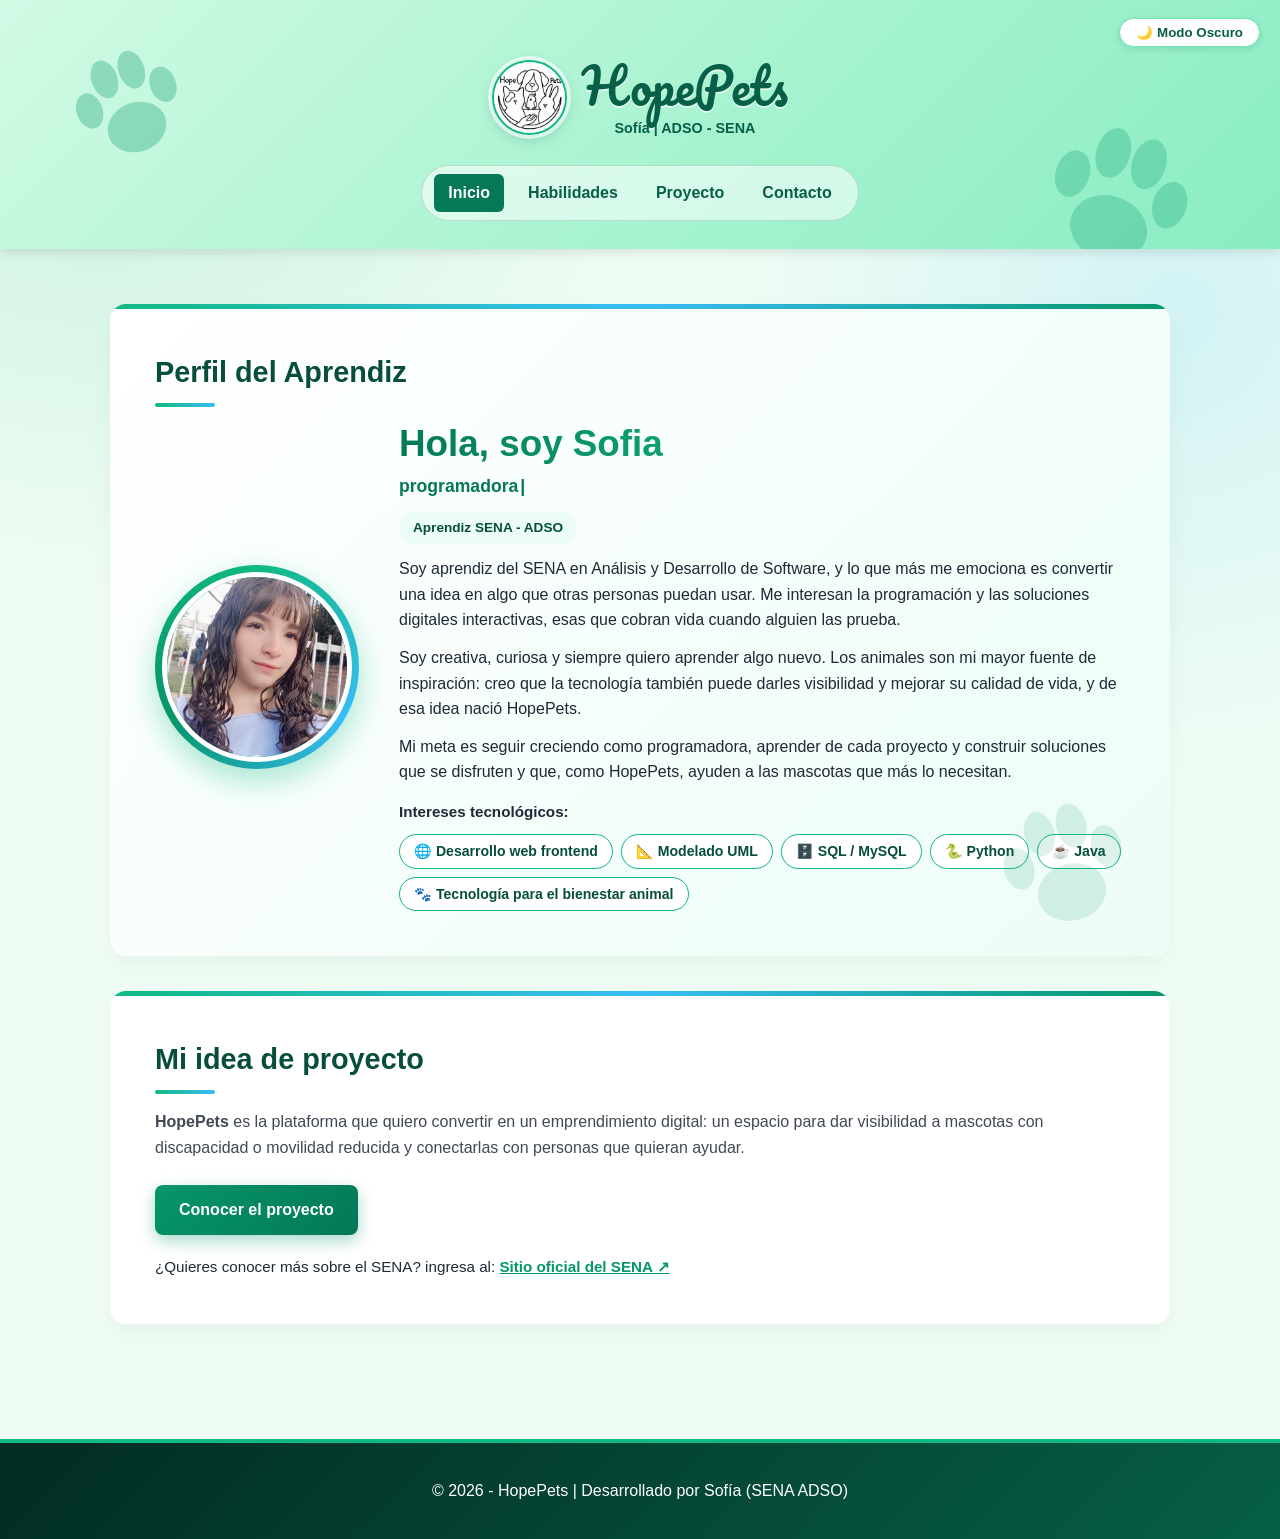
<file: index.html>
<!DOCTYPE html>
<html lang="es">
<head>
    <meta charset="UTF-8">
    <meta name="viewport" content="width=device-width, initial-scale=1.0">
    <title>Inicio | HopePets</title>
    <link rel="preconnect" href="https://fonts.googleapis.com">
    <link rel="preconnect" href="https://fonts.gstatic.com" crossorigin>
    <link href="https://fonts.googleapis.com/css2?family=Pacifico&display=swap" rel="stylesheet">
    <link rel="stylesheet" href="css/estilos.css">
</head>
<body data-theme="light">
    <!-- ENCABEZADO (Nombre del aprendiz, programa y menú de navegación) -->
    <header class="header-plataforma">
        <div class="barra-superior">
            <button id="btnTema" class="btn-tema" type="button" title="Cambiar tema claro/oscuro">🌙 Modo Oscuro</button>
        </div>
        <div class="header-content">
            <img src="img/logo-hopepets.png" alt="Logotipo HopePets" class="logo-plataforma">
            <div class="header-text">
                <h1>HopePets</h1>
                <p class="sena-tag">Sofía | ADSO - SENA</p>
            </div>
        </div>
        <nav aria-label="Menú principal">
            <a href="index.html" aria-current="page">Inicio</a>
            <a href="habilidades.html">Habilidades</a>
            <a href="proyecto.html">Proyecto</a>
            <a href="contacto.html">Contacto</a>
        </nav>
    </header>

    <main class="main-container">

        <!-- SECCIÓN DE PRESENTACIÓN (Fotografía, descripción, intereses tecnológicos) -->
        <section id="inicio" class="card-seccion hero">
            <h2>Perfil del Aprendiz</h2>
            <div class="presentacion-grid">
                <div class="avatar-container">
                    <img src="img/mi-foto.png" alt="Fotografía de Sofía" class="foto-perfil">
                </div>
                <div class="info-container">
                    <h3 id="tituloPrincipal">Hola, soy Sofia</h3>
                    <p class="rol-linea"><span id="rolAnimado">programadora en formación</span></p>
                    <span class="badge-sena">Aprendiz SENA - ADSO</span>
                    <p>
                        Soy aprendiz del SENA en Análisis y Desarrollo de Software, y lo que más me emociona es
                        convertir una idea en algo que otras personas puedan usar. Me interesan la programación y las
                        soluciones digitales interactivas, esas que cobran vida cuando alguien las prueba.
                    </p>
                    <p>
                        Soy creativa, curiosa y siempre quiero aprender algo nuevo. Los animales son mi mayor fuente de
                        inspiración: creo que la tecnología también puede darles visibilidad y mejorar su calidad de vida,
                        y de esa idea nació HopePets.
                    </p>
                    <p>
                        Mi meta es seguir creciendo como programadora, aprender de cada proyecto y construir soluciones
                        que se disfruten y que, como HopePets, ayuden a las mascotas que más lo necesitan.
                    </p>
                    <div class="intereses-tec">
                        <strong>Intereses tecnológicos:</strong>
                        <ul class="chips">
                            <li>🌐 Desarrollo web frontend</li>
                            <li>📐 Modelado UML</li>
                            <li>🗄️ SQL / MySQL</li>
                            <li>🐍 Python</li>
                            <li>☕ Java</li>
                            <li>🐾 Tecnología para el bienestar animal</li>
                        </ul>
                    </div>
                </div>
            </div>
        </section>

        <section class="card-seccion">
            <h2>Mi idea de proyecto</h2>
            <p class="subtitulo-seccion">
                <strong>HopePets</strong> es la plataforma que quiero convertir en un emprendimiento digital: un espacio para dar
                visibilidad a mascotas con discapacidad o movilidad reducida y conectarlas con personas que quieran ayudar.
            </p>
            <a href="proyecto.html" class="btn-verde">Conocer el proyecto</a>
            <p class="nota-enlace">
                ¿Quieres conocer más sobre el SENA? ingresa  al: <a href="https://www.sena.edu.co" target="_blank" rel="noopener noreferrer">Sitio oficial del SENA ↗</a>
            </p>
        </section>
    </main>

    <footer>
        <p>© 2026 - HopePets | Desarrollado por Sofía (SENA ADSO)</p>
    </footer>

    <script src="js/script.js"></script>
</body>
</html>

    <script src="js/script.js"></script>
</body>
</html>
</file>
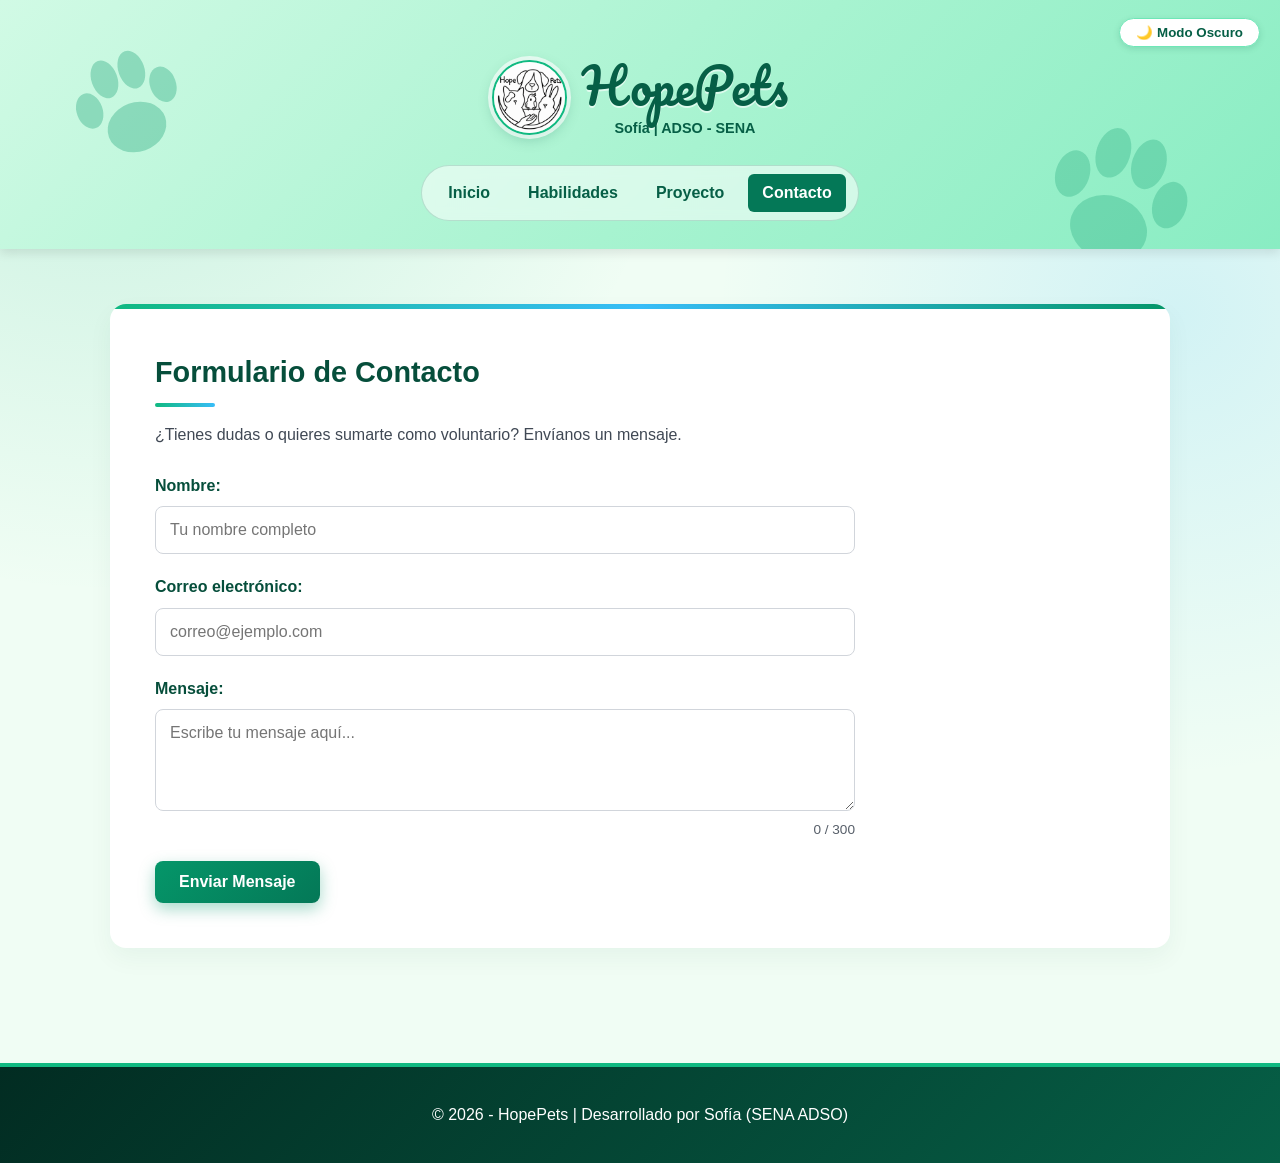
<file: contacto.html>
<!DOCTYPE html>
<html lang="es">
<head>
    <meta charset="UTF-8">
    <meta name="viewport" content="width=device-width, initial-scale=1.0">
    <title>Contacto | HopePets</title>
    <link rel="preconnect" href="https://fonts.googleapis.com">
    <link rel="preconnect" href="https://fonts.gstatic.com" crossorigin>
    <link href="https://fonts.googleapis.com/css2?family=Pacifico&display=swap" rel="stylesheet">
    <link rel="stylesheet" href="css/estilos.css">
</head>
<body data-theme="light">
    <!-- ENCABEZADO (Nombre del aprendiz, programa y menú de navegación) -->
    <header class="header-plataforma">
        <div class="barra-superior">
            <button id="btnTema" class="btn-tema" type="button" title="Cambiar tema claro/oscuro">🌙 Modo Oscuro</button>
        </div>
        <div class="header-content">
            <img src="img/logo-hopepets.png" alt="Logotipo HopePets" class="logo-plataforma">
            <div class="header-text">
                <h1>HopePets</h1>
                <p class="sena-tag">Sofía | ADSO - SENA</p>
            </div>
        </div>
        <nav aria-label="Menú principal">
            <a href="index.html">Inicio</a>
            <a href="habilidades.html">Habilidades</a>
            <a href="proyecto.html">Proyecto</a>
            <a href="contacto.html" aria-current="page">Contacto</a>
        </nav>
    </header>

    <main class="main-container">

        <!-- SECCIÓN DE CONTACTO (Nombre, correo, mensaje y botón enviar) -->
        <section id="contacto" class="card-seccion">
            <h2>Formulario de Contacto</h2>
            <p class="subtitulo-seccion">¿Tienes dudas o quieres sumarte como voluntario? Envíanos un mensaje.</p>

            <form id="formContacto" class="formulario-estilizado" novalidate>
                <div class="grupo-input">
                    <label for="nombre">Nombre:</label>
                    <input type="text" id="nombre" name="nombre" placeholder="Tu nombre completo" autocomplete="name" required>
                </div>

                <div class="grupo-input">
                    <label for="correo">Correo electrónico:</label>
                    <input type="email" id="correo" name="correo" placeholder="correo@ejemplo.com" autocomplete="email" required>
                </div>

                <div class="grupo-input">
                    <label for="mensaje">Mensaje:</label>
                    <textarea id="mensaje" name="mensaje" rows="4" maxlength="300" placeholder="Escribe tu mensaje aquí..." required></textarea>
                    <span id="contadorMensaje" class="contador">0 / 300</span>
                </div>

                <button type="submit" class="btn-verde btn-enviar">Enviar Mensaje</button>
                <p id="errorMensaje" class="texto-error" role="alert" hidden></p>
                <p id="exitoMensaje" class="texto-exito" role="status" hidden></p>
            </form>
        </section>
    </main>

    <footer>
        <p>© 2026 - HopePets | Desarrollado por Sofía (SENA ADSO)</p>
    </footer>

    <script src="js/script.js"></script>
</body>
</html>
</file>
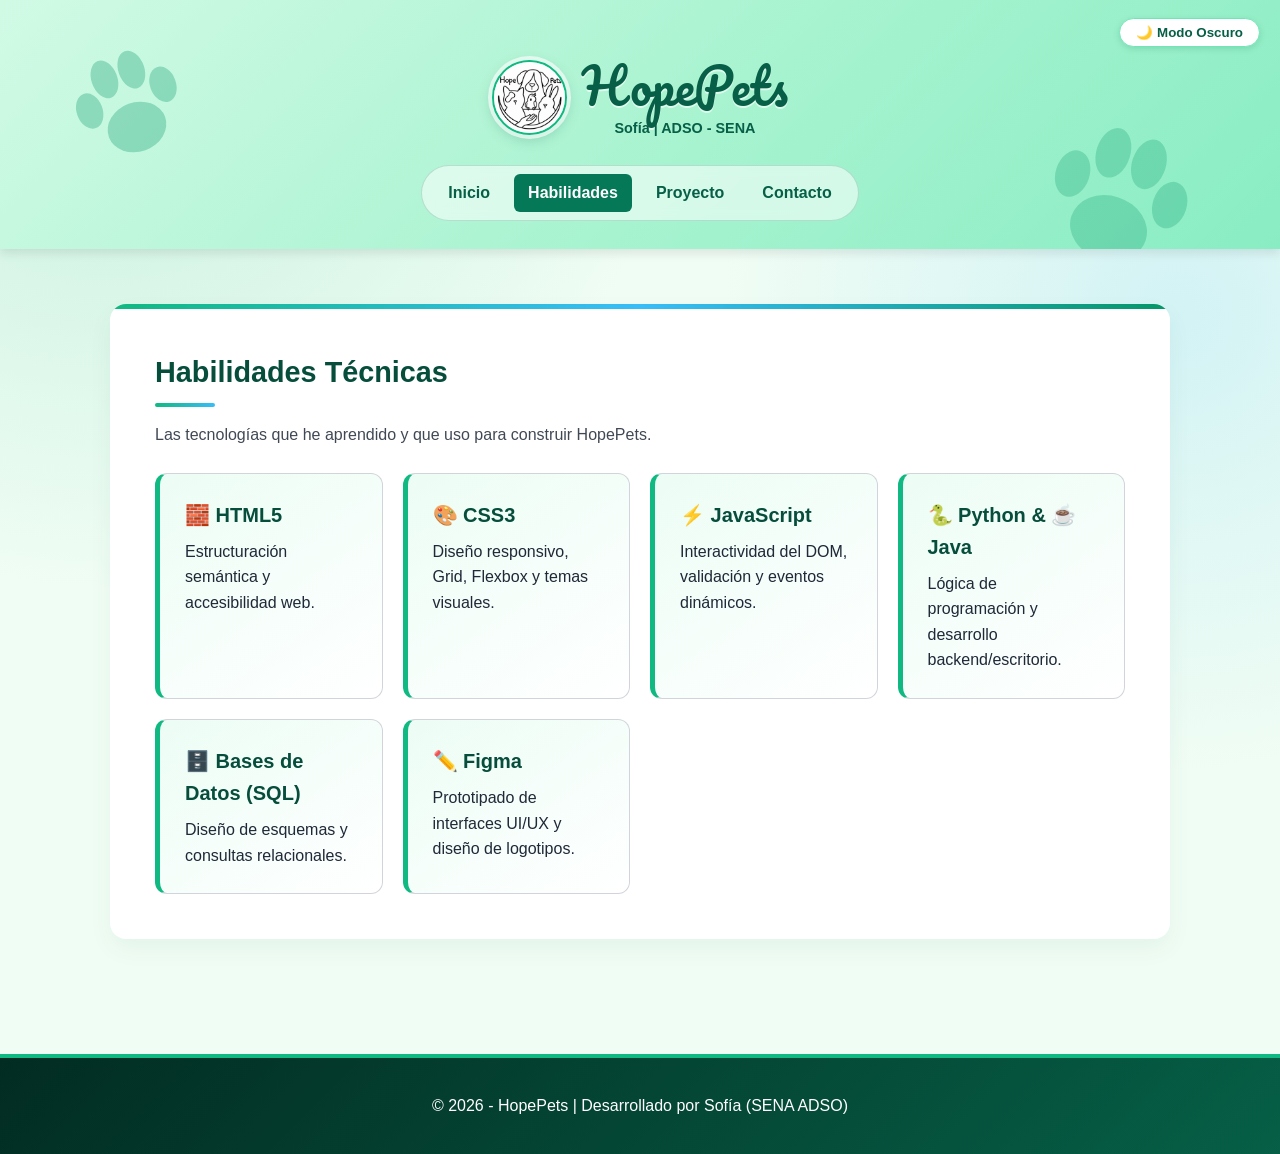
<file: habilidades.html>
<!DOCTYPE html>
<html lang="es">
<head>
    <meta charset="UTF-8">
    <meta name="viewport" content="width=device-width, initial-scale=1.0">
    <title>Habilidades | HopePets</title>
    <link rel="preconnect" href="https://fonts.googleapis.com">
    <link rel="preconnect" href="https://fonts.gstatic.com" crossorigin>
    <link href="https://fonts.googleapis.com/css2?family=Pacifico&display=swap" rel="stylesheet">
    <link rel="stylesheet" href="css/estilos.css">
</head>
<body data-theme="light">
    <!-- ENCABEZADO (Nombre del aprendiz, programa y menú de navegación) -->
    <header class="header-plataforma">
        <div class="barra-superior">
            <button id="btnTema" class="btn-tema" type="button" title="Cambiar tema claro/oscuro">🌙 Modo Oscuro</button>
        </div>
        <div class="header-content">
            <img src="img/logo-hopepets.png" alt="Logotipo HopePets" class="logo-plataforma">
            <div class="header-text">
                <h1>HopePets</h1>
                <p class="sena-tag">Sofía | ADSO - SENA</p>
            </div>
        </div>
        <nav aria-label="Menú principal">
            <a href="index.html">Inicio</a>
            <a href="habilidades.html" aria-current="page">Habilidades</a>
            <a href="proyecto.html">Proyecto</a>
            <a href="contacto.html">Contacto</a>
        </nav>
    </header>

    <main class="main-container">

        <!-- SECCIÓN DE HABILIDADES (HTML, CSS, JavaScript y otras) -->
        <section id="habilidades" class="card-seccion">
            <h2>Habilidades Técnicas</h2>
            <p class="subtitulo-seccion">Las tecnologías que he aprendido y que uso para construir HopePets.</p>
            <div class="skills-grid">
                <article class="skill-card">
                    <h3>🧱 HTML5</h3>
                    <p>Estructuración semántica y accesibilidad web.</p>
                </article>
                <article class="skill-card">
                    <h3>🎨 CSS3</h3>
                    <p>Diseño responsivo, Grid, Flexbox y temas visuales.</p>
                </article>
                <article class="skill-card">
                    <h3>⚡ JavaScript</h3>
                    <p>Interactividad del DOM, validación y eventos dinámicos.</p>
                </article>
                <article class="skill-card">
                    <h3>🐍 Python &amp; ☕ Java</h3>
                    <p>Lógica de programación y desarrollo backend/escritorio.</p>
                </article>
                <article class="skill-card">
                    <h3>🗄️ Bases de Datos (SQL)</h3>
                    <p>Diseño de esquemas y consultas relacionales.</p>
                </article>
                <article class="skill-card">
                    <h3>✏️ Figma</h3>
                    <p>Prototipado de interfaces UI/UX y diseño de logotipos.</p>
                </article>
            </div>
        </section>
    </main>

    <footer>
        <p>© 2026 - HopePets | Desarrollado por Sofía (SENA ADSO)</p>
    </footer>

    <script src="js/script.js"></script>
</body>
</html>
</file>
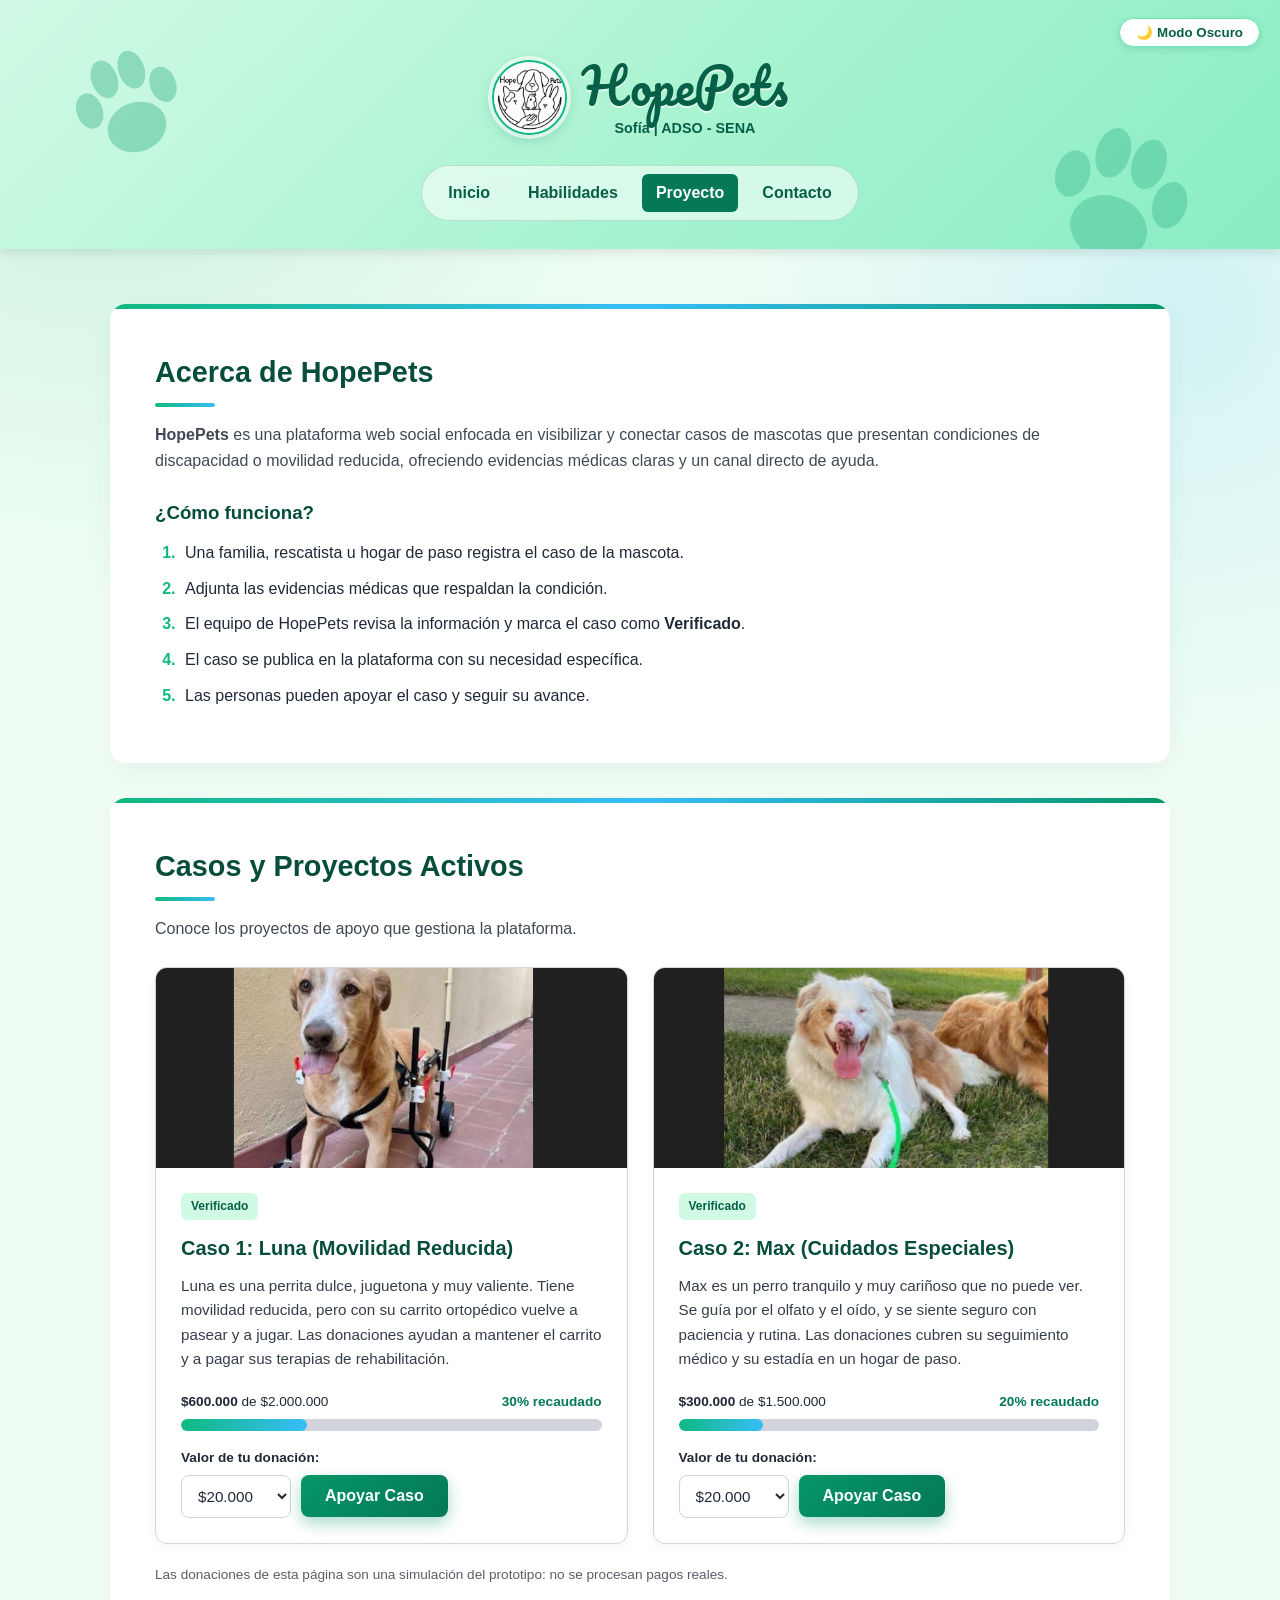
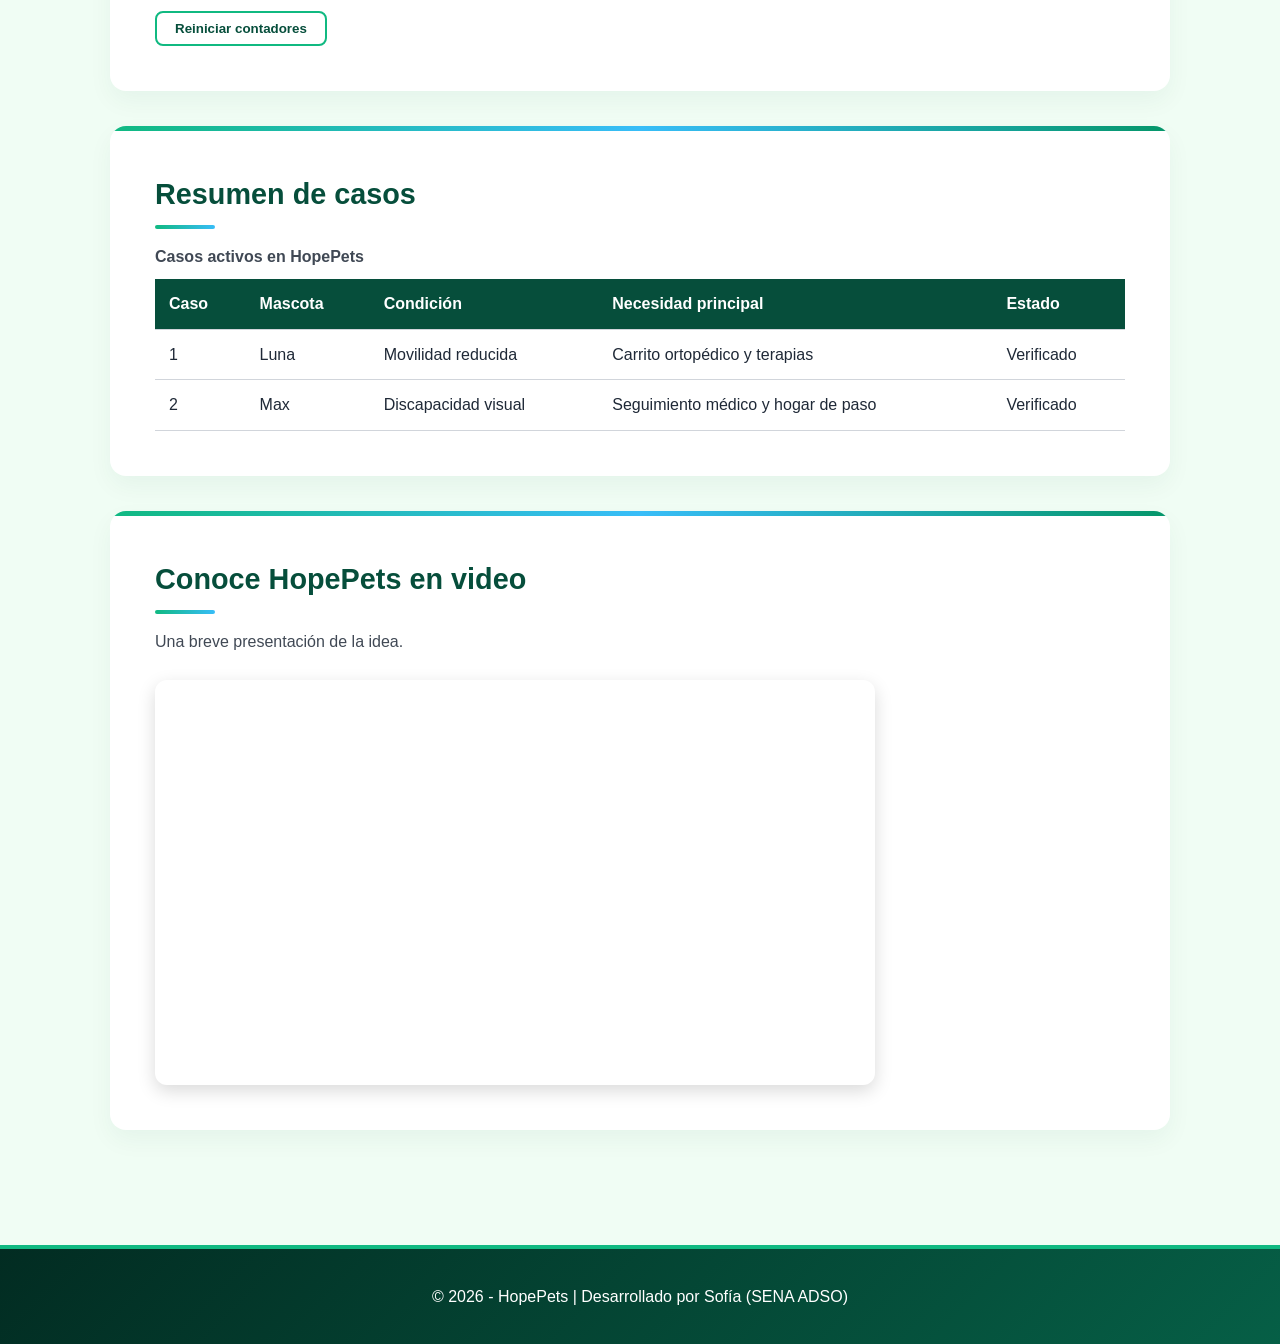
<file: proyecto.html>
<!DOCTYPE html>
<html lang="es">
<head>
    <meta charset="UTF-8">
    <meta name="viewport" content="width=device-width, initial-scale=1.0">
    <title>Proyecto | HopePets</title>
    <link rel="preconnect" href="https://fonts.googleapis.com">
    <link rel="preconnect" href="https://fonts.gstatic.com" crossorigin>
    <link href="https://fonts.googleapis.com/css2?family=Pacifico&display=swap" rel="stylesheet">
    <link rel="stylesheet" href="css/estilos.css">
</head>
<body data-theme="light">
    <!-- ENCABEZADO (Nombre del aprendiz, programa y menú de navegación) -->
    <header class="header-plataforma">
        <div class="barra-superior">
            <button id="btnTema" class="btn-tema" type="button" title="Cambiar tema claro/oscuro">🌙 Modo Oscuro</button>
        </div>
        <div class="header-content">
            <img src="img/logo-hopepets.png" alt="Logotipo HopePets" class="logo-plataforma">
            <div class="header-text">
                <h1>HopePets</h1>
                <p class="sena-tag">Sofía | ADSO - SENA</p>
            </div>
        </div>
        <nav aria-label="Menú principal">
            <a href="index.html">Inicio</a>
            <a href="habilidades.html">Habilidades</a>
            <a href="proyecto.html" aria-current="page">Proyecto</a>
            <a href="contacto.html">Contacto</a>
        </nav>
    </header>

    <main class="main-container">

        <!-- SECCIÓN DEL PROYECTO PERSONAL -->
        <section id="mision-plataforma" class="card-seccion">
            <h2>Acerca de HopePets</h2>
            <p class="subtitulo-seccion">
                <strong>HopePets</strong> es una plataforma web social enfocada en visibilizar y conectar casos de mascotas
                que presentan condiciones de discapacidad o movilidad reducida, ofreciendo evidencias médicas claras y un canal directo de ayuda.
            </p>

            <h3 class="subtitulo-lista">¿Cómo funciona?</h3>
            <!-- LISTA ORDENADA -->
            <ol class="lista-pasos">
                <li>Una familia, rescatista u hogar de paso registra el caso de la mascota.</li>
                <li>Adjunta las evidencias médicas que respaldan la condición.</li>
                <li>El equipo de HopePets revisa la información y marca el caso como <strong>Verificado</strong>.</li>
                <li>El caso se publica en la plataforma con su necesidad específica.</li>
                <li>Las personas pueden apoyar el caso y seguir su avance.</li>
            </ol>
        </section>

        <section id="proyectos" class="card-seccion">
            <h2>Casos y Proyectos Activos</h2>
            <p class="subtitulo-seccion">Conoce los proyectos de apoyo que gestiona la plataforma.</p>

            <div class="grid-tarjetas">
                <article class="tarjeta-mascota">
                    <img src="img/luna.png" alt="Luna, perrita con movilidad reducida">
                    <div class="contenido-tarjeta">
                        <span class="badge-medico">Verificado</span>
                        <h3>Caso 1: Luna (Movilidad Reducida)</h3>
                        <p>Luna es una perrita dulce, juguetona y muy valiente. Tiene movilidad reducida, pero con su carrito ortopédico vuelve a pasear y a jugar. Las donaciones ayudan a mantener el carrito y a pagar sus terapias de rehabilitación.</p>
                        <div class="apoyo">
                            <div class="apoyo-info">
                                <span><strong class="apoyo-recaudado">$600.000</strong> de $2.000.000</span>
                                <span class="apoyo-pct">30% recaudado</span>
                            </div>
                            <div class="barra" role="progressbar" aria-label="Porcentaje recaudado para Luna" aria-valuemin="0" aria-valuemax="100" aria-valuenow="30">
                                <div class="barra-relleno" style="width: 30%"></div>
                            </div>
                        </div>
                        <div class="donacion">
                            <label class="donacion-label" for="monto-luna">Valor de tu donación:</label>
                            <div class="donacion-fila">
                                <select id="monto-luna" class="select-monto">
                                    <option value="10000">$10.000</option>
                                    <option value="20000" selected>$20.000</option>
                                    <option value="50000">$50.000</option>
                                    <option value="100000">$100.000</option>
                                </select>
                                <button type="button" class="btn-verde btn-apoyar" data-caso="Luna" data-meta="2000000" data-inicial="600000">Apoyar Caso</button>
                            </div>
                        </div>
                    </div>
                </article>

                <article class="tarjeta-mascota">
                    <img src="img/max.png" alt="Max, perro con discapacidad visual">
                    <div class="contenido-tarjeta">
                        <span class="badge-medico">Verificado</span>
                        <h3>Caso 2: Max (Cuidados Especiales)</h3>
                        <p>Max es un perro tranquilo y muy cariñoso que no puede ver. Se guía por el olfato y el oído, y se siente seguro con paciencia y rutina. Las donaciones cubren su seguimiento médico y su estadía en un hogar de paso.</p>
                        <div class="apoyo">
                            <div class="apoyo-info">
                                <span><strong class="apoyo-recaudado">$300.000</strong> de $1.500.000</span>
                                <span class="apoyo-pct">20% recaudado</span>
                            </div>
                            <div class="barra" role="progressbar" aria-label="Porcentaje recaudado para Max" aria-valuemin="0" aria-valuemax="100" aria-valuenow="20">
                                <div class="barra-relleno" style="width: 20%"></div>
                            </div>
                        </div>
                        <div class="donacion">
                            <label class="donacion-label" for="monto-max">Valor de tu donación:</label>
                            <div class="donacion-fila">
                                <select id="monto-max" class="select-monto">
                                    <option value="10000">$10.000</option>
                                    <option value="20000" selected>$20.000</option>
                                    <option value="50000">$50.000</option>
                                    <option value="100000">$100.000</option>
                                </select>
                                <button type="button" class="btn-verde btn-apoyar" data-caso="Max" data-meta="1500000" data-inicial="300000">Apoyar Caso</button>
                            </div>
                        </div>
                    </div>
                </article>
            </div>
            <p class="nota-simulacion">Las donaciones de esta página son una simulación del prototipo: no se procesan pagos reales.</p>
            <p class="reiniciar-contenedor">
                <button id="btnReiniciar" type="button" class="btn-secundario">Reiniciar contadores</button>
            </p>
        </section>

        <section class="card-seccion">
            <h2>Resumen de casos</h2>
            <!-- TABLA -->
            <div class="tabla-contenedor">
                <table class="tabla-casos">
                    <caption>Casos activos en HopePets</caption>
                    <thead>
                        <tr>
                            <th scope="col">Caso</th>
                            <th scope="col">Mascota</th>
                            <th scope="col">Condición</th>
                            <th scope="col">Necesidad principal</th>
                            <th scope="col">Estado</th>
                        </tr>
                    </thead>
                    <tbody>
                        <tr>
                            <td>1</td>
                            <td>Luna</td>
                            <td>Movilidad reducida</td>
                            <td>Carrito ortopédico y terapias</td>
                            <td>Verificado</td>
                        </tr>
                        <tr>
                            <td>2</td>
                            <td>Max</td>
                            <td>Discapacidad visual</td>
                            <td>Seguimiento médico y hogar de paso</td>
                            <td>Verificado</td>
                        </tr>
                    </tbody>
                </table>
            </div>
        </section>
        
            <section class="card-seccion">
    <h2>Conoce HopePets en video</h2>
    <p class="subtitulo-seccion">Una breve presentación de la idea.</p>

    <div class="video-embed">
        <iframe src="https://www.youtube.com/embed/TiTalBB_6ts"
                title="Presentación de HopePets"
                allow="accelerometer; autoplay; clipboard-write; encrypted-media; gyroscope; picture-in-picture"
                allowfullscreen></iframe>
    </div>
</section>
        </section>
    </main>

    <footer>
        <p>© 2026 - HopePets | Desarrollado por Sofía (SENA ADSO)</p>
    </footer>

    <script src="js/script.js"></script>
</body>
</html>
    <script src="js/script.js"></script>
</body>
</html>
</file>
<file: css/estilos.css>
:root {
    --verde-oscuro: #064E3B;
    --verde-principal: #10B981;
    --verde-claro: #ECFDF5;
    --verde-hover: #059669;
    --texto-principal: #1F2937;
    --fondo-pagina: #F0FDF4;
    --superficie: #FFFFFF;      /* fondo de tarjetas, inputs y secciones */
    --gris-borde: #D1D5DB;
}

/* Variables para Modo Oscuro */
[data-theme="dark"] {
    --verde-oscuro: #022C22;
    --verde-principal: #059669;
    --verde-claro: #064E3B;
    --texto-principal: #F3F4F6;
    --fondo-pagina: #111827;
    --superficie: #1F2937;
    --gris-borde: #374151;
}

* {
    box-sizing: border-box;
    margin: 0;
    padding: 0;
}

body {
    font-family: 'Segoe UI', Tahoma, Geneva, Verdana, sans-serif;
    background-color: var(--fondo-pagina);
    color: var(--texto-principal);
    line-height: 1.6;
    transition: background-color 0.3s, color 0.3s;
}

/* ---------- ENCABEZADO Y MENÚ ---------- */
.header-plataforma {
    background-color: var(--verde-oscuro);
    color: #FFFFFF;
    padding: 25px 20px;
    text-align: center;
    box-shadow: 0 4px 10px rgba(0, 0, 0, 0.1);
}

.header-content {
    display: flex;
    align-items: center;
    justify-content: center;
    gap: 15px;
    margin-bottom: 15px;
    flex-wrap: wrap;
}

.logo-plataforma {
    width: 65px;
    height: 65px;
    border-radius: 50%;
    object-fit: cover;
    background-color: white;
    border: 2px solid var(--verde-principal);
}

.header-text h1 {
    font-size: 2.2rem;
    letter-spacing: 1px;
}

.sena-tag {
    font-size: 0.9rem;
    color: #A7F3D0;
}

nav {
    display: flex;
    justify-content: center;
    align-items: center;
    gap: 10px;
    flex-wrap: wrap;
    margin-top: 10px;
}

nav a {
    color: #FFFFFF;
    text-decoration: none;
    font-weight: 600;
    padding: 6px 14px;
    border-radius: 6px;
    transition: background-color 0.3s, color 0.3s;
}

nav a:hover {
    background-color: rgba(255, 255, 255, 0.12);
    color: #6EE7B7;
}

/* Página actual resaltada en el menú */
nav a[aria-current="page"] {
    background-color: var(--verde-principal);
    color: #FFFFFF;
}

.btn-tema {
    background: transparent;
    border: 1px solid #FFFFFF;
    color: #FFFFFF;
    padding: 6px 12px;
    border-radius: 6px;
    cursor: pointer;
    font-weight: 600;
    transition: background 0.3s;
}

.btn-tema:hover {
    background: rgba(255, 255, 255, 0.2);
}

a:focus-visible,
button:focus-visible,
input:focus-visible,
textarea:focus-visible {
    outline: 3px solid #0EA5E9;
    outline-offset: 2px;
}

/* ---------- CONTENIDO ---------- */
.main-container {
    max-width: 1100px;
    margin: 0 auto;
    padding: 20px;
    min-height: 60vh;
}

.card-seccion {
    margin: 35px 0;
    padding: 45px;
    background-color: var(--superficie);
    border-radius: 16px;
    box-shadow: 0 10px 25px rgba(6, 78, 59, 0.05);
    border-top: 5px solid var(--verde-principal);
    transition: background-color 0.3s;
}

h2 {
    color: var(--verde-oscuro);
    margin-bottom: 15px;
    font-size: 1.8rem;
}

[data-theme="dark"] h2 {
    color: #34D399;
}

.subtitulo-seccion {
    color: var(--texto-principal);
    opacity: 0.85;
    margin-bottom: 25px;
}

.subtitulo-lista {
    color: var(--verde-oscuro);
    margin-bottom: 12px;
}

[data-theme="dark"] .subtitulo-lista {
    color: #6EE7B7;
}

/* ---------- PRESENTACIÓN ---------- */
.presentacion-grid {
    display: flex;
    align-items: center;
    gap: 40px;
    flex-wrap: wrap;
}

.foto-perfil {
    width: 170px;
    height: 170px;
    border-radius: 50%;
    object-fit: cover;
    border: 4px solid var(--verde-principal);
    box-shadow: 0 6px 15px rgba(16, 185, 129, 0.2);
}

.info-container {
    flex: 1;
    min-width: 280px;
}

.badge-sena {
    display: inline-block;
    background-color: var(--verde-claro);
    color: var(--verde-oscuro);
    padding: 5px 14px;
    border-radius: 20px;
    font-size: 0.85rem;
    font-weight: bold;
    margin-bottom: 12px;
}

[data-theme="dark"] .badge-sena {
    color: #A7F3D0;
}

.intereses-tec {
    margin-top: 15px;
    font-size: 0.95rem;
}

.acciones-inicio {
    margin-top: 25px;
}

.nota-enlace {
    margin-top: 20px;
    font-size: 0.95rem;
}

.nota-enlace a {
    color: var(--verde-hover);
    font-weight: 600;
}

[data-theme="dark"] .nota-enlace a {
    color: #6EE7B7;
}

/* ---------- BOTONES ---------- */
.btn-verde {
    display: inline-block;
    background-color: #059669;
    color: #FFFFFF;
    border: none;
    padding: 12px 24px;
    border-radius: 8px;
    font-size: 1rem;
    font-weight: bold;
    text-decoration: none;
    cursor: pointer;
    transition: background-color 0.3s, transform 0.2s;
}

.btn-verde:hover {
    background-color: #047857;
    transform: translateY(-2px);
}

/* ---------- HABILIDADES ---------- */
.skills-grid {
    display: grid;
    grid-template-columns: repeat(auto-fit, minmax(220px, 1fr));
    gap: 20px;
}

.skill-card {
    background-color: var(--verde-claro);
    padding: 25px;
    border-radius: 12px;
    border-left: 5px solid var(--verde-principal);
    transition: transform 0.2s, box-shadow 0.2s;
}

.skill-card:hover {
    transform: translateY(-4px);
    box-shadow: 0 8px 18px rgba(0, 0, 0, 0.08);
}

.skill-card h3 {
    color: var(--verde-oscuro);
    margin-bottom: 8px;
}

[data-theme="dark"] .skill-card h3 {
    color: #6EE7B7;
}

/* ---------- LISTA ORDENADA ---------- */
.lista-pasos {
    padding-left: 25px;
}

.lista-pasos li {
    margin-bottom: 10px;
    padding-left: 5px;
}

.lista-pasos li::marker {
    color: var(--verde-principal);
    font-weight: bold;
}

/* ---------- TARJETAS DE CASOS ---------- */
.grid-tarjetas {
    display: grid;
    grid-template-columns: repeat(auto-fit, minmax(310px, 1fr));
    gap: 25px;
}

.tarjeta-mascota {
    border: 1px solid var(--gris-borde);
    border-radius: 12px;
    overflow: hidden;
    background-color: var(--superficie);
    box-shadow: 0 4px 12px rgba(0, 0, 0, 0.04);
    display: flex;
    flex-direction: column;
    transition: transform 0.2s, box-shadow 0.2s;
}

.tarjeta-mascota:hover {
    transform: translateY(-4px);
    box-shadow: 0 10px 20px rgba(0, 0, 0, 0.1);
}

.tarjeta-mascota img {
    width: 100%;
    height: 200px;
    object-fit: cover;
}

.contenido-tarjeta {
    padding: 25px;
    display: flex;
    flex-direction: column;
    flex: 1;
}

.badge-medico {
    display: inline-block;
    background-color: #D1FAE5;
    color: #065F46;
    font-size: 0.75rem;
    font-weight: bold;
    padding: 4px 10px;
    border-radius: 6px;
    margin-bottom: 12px;
    align-self: flex-start;
}

.contenido-tarjeta h3 {
    color: var(--verde-oscuro);
    font-size: 1.25rem;
    margin-bottom: 10px;
}

[data-theme="dark"] .contenido-tarjeta h3 {
    color: #6EE7B7;
}

.contenido-tarjeta p {
    opacity: 0.9;
    font-size: 0.95rem;
    margin-bottom: 20px;
    flex: 1;
}

.contenido-tarjeta .btn-verde {
    align-self: flex-start;
}

/* ---------- TABLA ---------- */
.tabla-contenedor {
    overflow-x: auto;          /* en celular la tabla se desliza sin romper la página */
}

.tabla-casos {
    width: 100%;
    border-collapse: collapse;
    min-width: 520px;
}

.tabla-casos caption {
    text-align: left;
    font-weight: 600;
    padding-bottom: 10px;
    opacity: 0.85;
}

.tabla-casos th,
.tabla-casos td {
    padding: 12px 14px;
    text-align: left;
    border-bottom: 1px solid var(--gris-borde);
}

.tabla-casos thead th {
    background-color: var(--verde-oscuro);
    color: #FFFFFF;
}

.tabla-casos tbody tr:hover {
    background-color: var(--verde-claro);
}

/* ---------- VIDEO ---------- */
.video-proyecto {
    display: block;
    width: 100%;
    max-width: 720px;
    border-radius: 12px;
    background-color: #000000;
    box-shadow: 0 6px 18px rgba(0, 0, 0, 0.15);
}

/* ---------- FORMULARIO ---------- */
.formulario-estilizado {
    display: flex;
    flex-direction: column;
    gap: 20px;
    max-width: 700px;
}

.grupo-input {
    display: flex;
    flex-direction: column;
    gap: 8px;
}

.grupo-input label {
    font-weight: 600;
    color: var(--verde-oscuro);
}

[data-theme="dark"] .grupo-input label {
    color: #6EE7B7;
}

.grupo-input input,
.grupo-input textarea {
    padding: 14px;
    border: 1px solid var(--gris-borde);
    border-radius: 8px;
    font-size: 1rem;
    font-family: inherit;
    background-color: var(--superficie);
    color: var(--texto-principal);
}

.grupo-input input:focus,
.grupo-input textarea:focus {
    border-color: var(--verde-principal);
}

.grupo-input input[aria-invalid="true"],
.grupo-input textarea[aria-invalid="true"] {
    border-color: #DC2626;
}

.btn-enviar {
    align-self: flex-start;
}

.texto-error {
    color: #DC2626;
    font-weight: 600;
}

[data-theme="dark"] .texto-error {
    color: #FCA5A5;
}

.texto-exito {
    color: #047857;
    font-weight: 600;
}

[data-theme="dark"] .texto-exito {
    color: #6EE7B7;
}

[hidden] {
    display: none !important;
}

/* ---------- PIE DE PÁGINA ---------- */
footer {
    text-align: center;
    padding: 35px 20px;
    background-color: var(--verde-oscuro);
    color: #FFFFFF;
    margin-top: 60px;
}

/* ---------- RESPONSIVE (celular) ---------- */
@media (max-width: 600px) {
    .card-seccion {
        padding: 25px 20px;
    }

    .header-text h1 {
        font-size: 1.8rem;
    }

    .presentacion-grid {
        justify-content: center;
        text-align: center;
        gap: 25px;
    }

    .acciones-inicio {
        text-align: center;
    }

    .grid-tarjetas {
        grid-template-columns: 1fr;
    }

    .btn-enviar {
        align-self: stretch;
    }
}

/* =====================================================
   DISEÑO MEJORADO: degradados, animaciones y detalles
   ===================================================== */
body {
    background:
        radial-gradient(circle at 8% 0%, rgba(16, 185, 129, 0.20), transparent 40%),
        radial-gradient(circle at 92% 35%, rgba(56, 189, 248, 0.16), transparent 35%),
        var(--fondo-pagina);
    background-attachment: fixed;
}

/* Encabezado con degradado y huellas decorativas */
.header-plataforma {
    background: linear-gradient(135deg, #D1FAE5 0%, #A7F3D0 55%, #6EE7B7 140%);
    position: relative;
    overflow: hidden;
    padding: 35px 20px 28px;
}
.header-content, nav { position: relative; z-index: 1; }

.header-text h1 { font-size: 2.6rem; text-shadow: 0 2px 12px rgba(0, 0, 0, 0.3); }
.logo-plataforma {
    width: 75px;
    height: 75px;
    box-shadow: 0 0 0 4px rgba(255, 255, 255, 0.15), 0 0 25px rgba(16, 185, 129, 0.6);
}
nav {
    display: inline-flex;
    padding: 8px 12px;
    border-radius: 30px;
    background: rgba(255, 255, 255, 0.08);
    border: 1px solid rgba(255, 255, 255, 0.15);
    -webkit-backdrop-filter: blur(6px);
    backdrop-filter: blur(6px);
}

/* Secciones: barra de color superior y título con detalle */
.card-seccion {
    position: relative;
    overflow: hidden;
    border-top: none;
    transition: background-color 0.3s, opacity 0.7s ease, transform 0.7s ease;
}
.card-seccion::before {
    content: "";
    position: absolute;
    top: 0; left: 0; right: 0;
    height: 5px;
    background: linear-gradient(90deg, #10B981, #38BDF8, #059669);
}
h2::after {
    content: "";
    display: block;
    width: 60px;
    height: 4px;
    margin-top: 8px;
    border-radius: 4px;
    background: linear-gradient(90deg, #10B981, #38BDF8);
}

/* Perfil */
.hero { background: linear-gradient(135deg, var(--superficie) 0%, var(--verde-claro) 100%); }
.avatar-container {
    padding: 7px;
    border-radius: 50%;
    background: conic-gradient(#10B981, #38BDF8, #059669, #10B981);
    box-shadow: 0 12px 30px rgba(16, 185, 129, 0.35);
    animation: flotar 4s ease-in-out infinite;
}
.avatar-container .foto-perfil {
    display: block;
    width: 190px;
    height: 190px;
    border: 5px solid var(--superficie);
    box-shadow: none;
}
@keyframes flotar { 50% { transform: translateY(-8px); } }

#tituloPrincipal {
    font-size: 2.3rem;
    line-height: 1.2;
    margin-bottom: 6px;
    background: linear-gradient(90deg, #047857, #10B981 60%, #0284C7);
    -webkit-background-clip: text;
    background-clip: text;
    color: transparent;
}
[data-theme="dark"] #tituloPrincipal {
    background-image: linear-gradient(90deg, #6EE7B7, #34D399 60%, #7DD3FC);
}
.info-container p { margin-bottom: 12px; }
.rol-linea { font-size: 1.1rem; font-weight: 600; }
#rolAnimado { color: #047857; }
[data-theme="dark"] #rolAnimado { color: #6EE7B7; }
#rolAnimado::after { content: "|"; margin-left: 2px; animation: parpadeo 1s steps(1) infinite; }
@keyframes parpadeo { 50% { opacity: 0; } }

.chips { list-style: none; display: flex; flex-wrap: wrap; gap: 8px; margin-top: 10px; }
.chips li {
    background: var(--superficie);
    border: 1px solid var(--verde-principal);
    color: var(--verde-oscuro);
    padding: 5px 14px;
    border-radius: 999px;
    font-size: 0.88rem;
    font-weight: 600;
    transition: background-color 0.2s, color 0.2s, transform 0.2s;
}
.chips li:hover { background: var(--verde-principal); color: #FFFFFF; transform: translateY(-2px); }
[data-theme="dark"] .chips li { color: #A7F3D0; }

/* Botones */
.btn-verde {
    background: linear-gradient(135deg, #059669, #047857);
    box-shadow: 0 6px 16px rgba(5, 150, 105, 0.35);
}
.btn-verde:hover {
    background: linear-gradient(135deg, #10B981, #059669);
    box-shadow: 0 10px 22px rgba(5, 150, 105, 0.45);
}
.btn-verde.btn-activo { background: #064E3B; }
.btn-verde:disabled { opacity: 0.75; cursor: default; transform: none; box-shadow: none; }

.btn-secundario {
    background: transparent;
    border: 2px solid var(--verde-principal);
    color: var(--verde-oscuro);
    padding: 8px 18px;
    border-radius: 8px;
    font-weight: 700;
    cursor: pointer;
    transition: background-color 0.2s;
}
.btn-secundario:hover { background: var(--verde-claro); }
[data-theme="dark"] .btn-secundario { color: #6EE7B7; }
.reiniciar-contenedor { margin-top: 25px; }

/* Habilidades y tarjetas */
.skill-card {
    background: linear-gradient(145deg, var(--verde-claro), var(--superficie));
    border: 1px solid var(--gris-borde);
    border-left: 5px solid var(--verde-principal);
}
.skill-card:hover {
    transform: translateY(-6px) rotate(-0.5deg);
    box-shadow: 0 14px 28px rgba(16, 185, 129, 0.2);
    border-left-color: #38BDF8;
}
.skill-card h3 { font-size: 1.25rem; }
.tarjeta-mascota img { transition: transform 0.4s; }
.tarjeta-mascota:hover img { transform: scale(1.06); }

/* Barra de apoyos */
.apoyo { margin-bottom: 16px; }
.apoyo-info { display: flex; justify-content: space-between; font-size: 0.85rem; margin-bottom: 6px; }
.barra { height: 12px; border-radius: 999px; background: var(--gris-borde); overflow: hidden; }
.barra-relleno {
    height: 100%;
    width: 0;
    border-radius: 999px;
    background: linear-gradient(90deg, #10B981, #38BDF8);
    transition: width 0.5s ease;
}

/* Mensaje flotante */
.toast {
    position: fixed;
    left: 50%;
    bottom: 30px;
    transform: translate(-50%, 30px);
    max-width: 90vw;
    padding: 12px 22px;
    border-radius: 999px;
    background: #064E3B;
    color: #FFFFFF;
    text-align: center;
    box-shadow: 0 10px 30px rgba(0, 0, 0, 0.3);
    opacity: 0;
    pointer-events: none;
    transition: opacity 0.3s, transform 0.3s;
    z-index: 1000;
}
.toast.visible { opacity: 1; transform: translate(-50%, 0); }

.contador { align-self: flex-end; font-size: 0.85rem; opacity: 0.75; }

/* Aparición al hacer scroll (la clase la agrega JavaScript) */
.reveal { opacity: 0; transform: translateY(30px); }
.reveal.visible { opacity: 1; transform: none; }

footer { background: linear-gradient(135deg, #022C22, #065F46); border-top: 4px solid #10B981; }

@media (max-width: 600px) {
    .header-text h1 { font-size: 2rem; }
    nav { border-radius: 22px; }
    .avatar-container .foto-perfil { width: 160px; height: 160px; }
    #tituloPrincipal { font-size: 1.9rem; }
    .chips { justify-content: center; }
}

@media (prefers-reduced-motion: reduce) {
    .reveal { opacity: 1; transform: none; }
    .avatar-container, #rolAnimado::after { animation: none; }
}

/* =====================================================
   AJUSTES: huellas, encabezado pastel, tipografía y botón de tema
   ===================================================== */
:root {
    /* Huella de animal (SVG) usada como decoración */
    --huella: url("data:image/svg+xml,%3Csvg xmlns='http://www.w3.org/2000/svg' viewBox='0 0 100 100'%3E%3Cg fill='%23059669'%3E%3Cellipse cx='50' cy='68' rx='23' ry='19'/%3E%3Cellipse cx='20' cy='44' rx='10' ry='14'/%3E%3Cellipse cx='39' cy='25' rx='10' ry='15'/%3E%3Cellipse cx='61' cy='25' rx='10' ry='15'/%3E%3Cellipse cx='80' cy='44' rx='10' ry='14'/%3E%3C/g%3E%3C/svg%3E");
}

.header-plataforma {
    color: #064E3B;
    padding-top: 18px;
}
.header-plataforma::before,
.header-plataforma::after {
    content: "";
    position: absolute;
    background: var(--huella) center / contain no-repeat;
    pointer-events: none;
}
.header-plataforma::before { width: 130px; height: 130px; top: 40px; left: 5%; opacity: 0.30; transform: rotate(-20deg); }
.header-plataforma::after  { width: 170px; height: 170px; bottom: -35px; right: 6%; opacity: 0.25; transform: rotate(18deg); }

.hero::after {
    content: "";
    position: absolute;
    right: 30px;
    bottom: 15px;
    width: 150px;
    height: 150px;
    background: var(--huella) center / contain no-repeat;
    opacity: 0.13;
    transform: rotate(-15deg);
    pointer-events: none;
}

/* Botón de tema: en su propia fila, separado del menú */
.barra-superior {
    position: relative;
    z-index: 1;
    display: flex;
    justify-content: flex-end;
    margin-bottom: 8px;
}
.header-plataforma .btn-tema {
    background: #FFFFFF;
    color: #065F46;
    border: 1px solid #6EE7B7;
    padding: 6px 16px;
    border-radius: 999px;
    box-shadow: 0 2px 6px rgba(6, 95, 70, 0.15);
}
.header-plataforma .btn-tema:hover { background: #ECFDF5; }

/* Título con letra cursiva legible */
.header-text h1 {
    font-family: 'Pacifico', 'Brush Script MT', cursive;
    font-weight: 400;
    font-size: 3rem;
    letter-spacing: 0;
    line-height: 1.3;
    color: #065F46;
    text-shadow: 0 2px 0 rgba(255, 255, 255, 0.6);
}
.sena-tag { color: #065F46; font-weight: 600; }
.logo-plataforma {
    box-shadow: 0 0 0 4px rgba(255, 255, 255, 0.65), 0 4px 14px rgba(6, 95, 70, 0.25);
}

/* Menú sobre fondo pastel */
.header-plataforma nav {
    background: rgba(255, 255, 255, 0.55);
    border: 1px solid rgba(6, 95, 70, 0.18);
}
.header-plataforma nav a { color: #065F46; }
.header-plataforma nav a:hover { background: rgba(255, 255, 255, 0.85); color: #047857; }
.header-plataforma nav a[aria-current="page"] { background: #047857; color: #FFFFFF; }

/* Modo oscuro: el encabezado vuelve a ser verde oscuro con letras claras */
[data-theme="dark"] .header-plataforma {
    background: linear-gradient(135deg, #022C22 0%, #065F46 60%, #047857 140%);
    color: #FFFFFF;
}
[data-theme="dark"] .header-text h1 { color: #FFFFFF; text-shadow: 0 2px 12px rgba(0, 0, 0, 0.4); }
[data-theme="dark"] .sena-tag { color: #A7F3D0; }
[data-theme="dark"] .logo-plataforma { box-shadow: 0 0 0 4px rgba(255, 255, 255, 0.15), 0 0 25px rgba(16, 185, 129, 0.6); }
[data-theme="dark"] .header-plataforma nav { background: rgba(255, 255, 255, 0.08); border-color: rgba(255, 255, 255, 0.15); }
[data-theme="dark"] .header-plataforma nav a { color: #FFFFFF; }
[data-theme="dark"] .header-plataforma nav a:hover { background: rgba(255, 255, 255, 0.12); color: #6EE7B7; }
[data-theme="dark"] .header-plataforma nav a[aria-current="page"] { background: #047857; color: #FFFFFF; }
[data-theme="dark"] .header-plataforma .btn-tema {
    background: rgba(255, 255, 255, 0.1);
    color: #FFFFFF;
    border-color: rgba(255, 255, 255, 0.5);
    box-shadow: none;
}
[data-theme="dark"] .header-plataforma .btn-tema:hover { background: rgba(255, 255, 255, 0.22); }

@media (max-width: 600px) {
    .header-text h1 { font-size: 2.3rem; }
    .header-plataforma::before { width: 90px; height: 90px; }
    .header-plataforma::after { width: 110px; height: 110px; }
}

/* ===== Donaciones y video incrustado ===== */
.apoyo-pct { font-weight: 700; color: #047857; }
[data-theme="dark"] .apoyo-pct { color: #6EE7B7; }

.donacion-label { display: block; font-size: 0.85rem; font-weight: 600; margin-bottom: 6px; }
.donacion-fila { display: flex; flex-wrap: wrap; align-items: center; gap: 10px; }
.contenido-tarjeta .donacion-fila .btn-verde { align-self: auto; }
.select-monto {
    padding: 11px 12px;
    border: 1px solid var(--gris-borde);
    border-radius: 8px;
    background-color: var(--superficie);
    color: var(--texto-principal);
    font-family: inherit;
    font-size: 0.95rem;
}
.nota-simulacion { margin-top: 20px; font-size: 0.85rem; opacity: 0.75; }

.video-embed { position: relative; width: 100%; max-width: 720px; aspect-ratio: 16 / 9; }
.video-embed iframe {
    position: absolute;
    inset: 0;
    width: 100%;
    height: 100%;
    border: 0;
    border-radius: 12px;
    box-shadow: 0 6px 18px rgba(0, 0, 0, 0.15);
}
</file>
